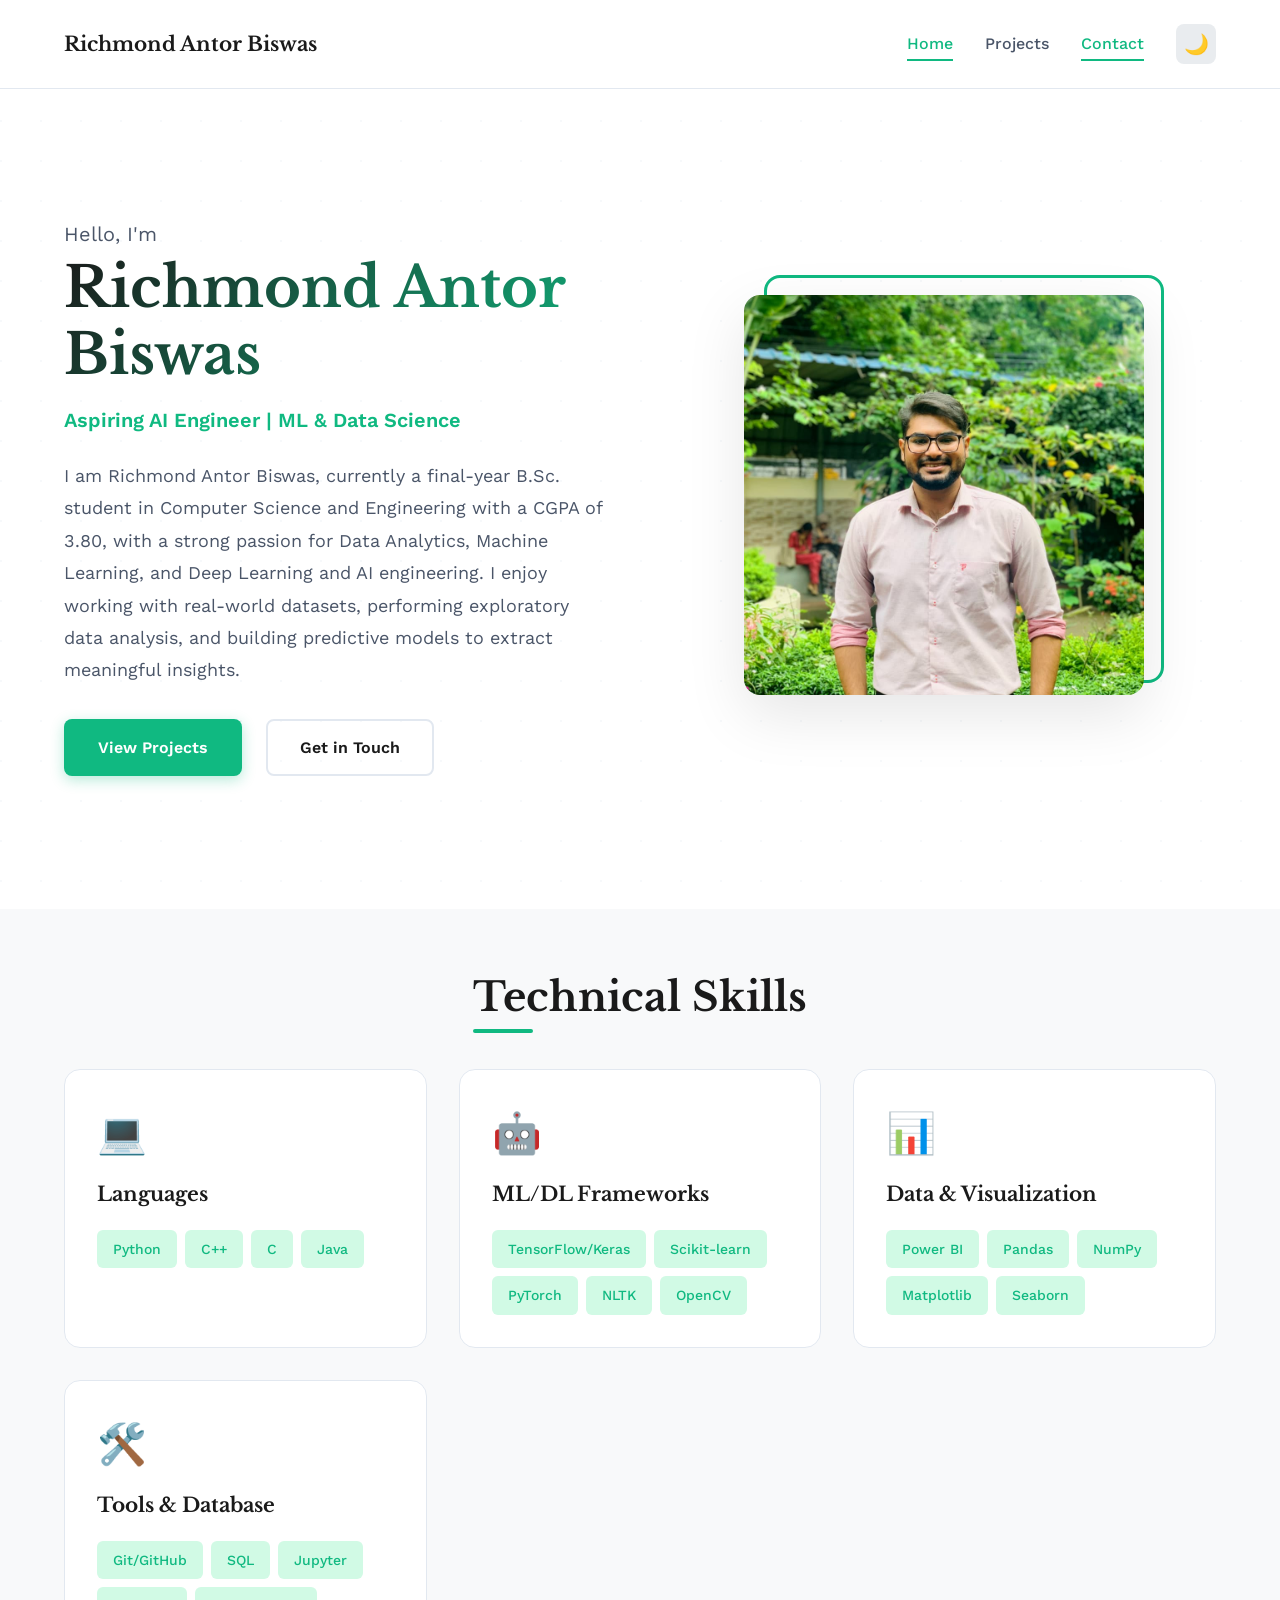
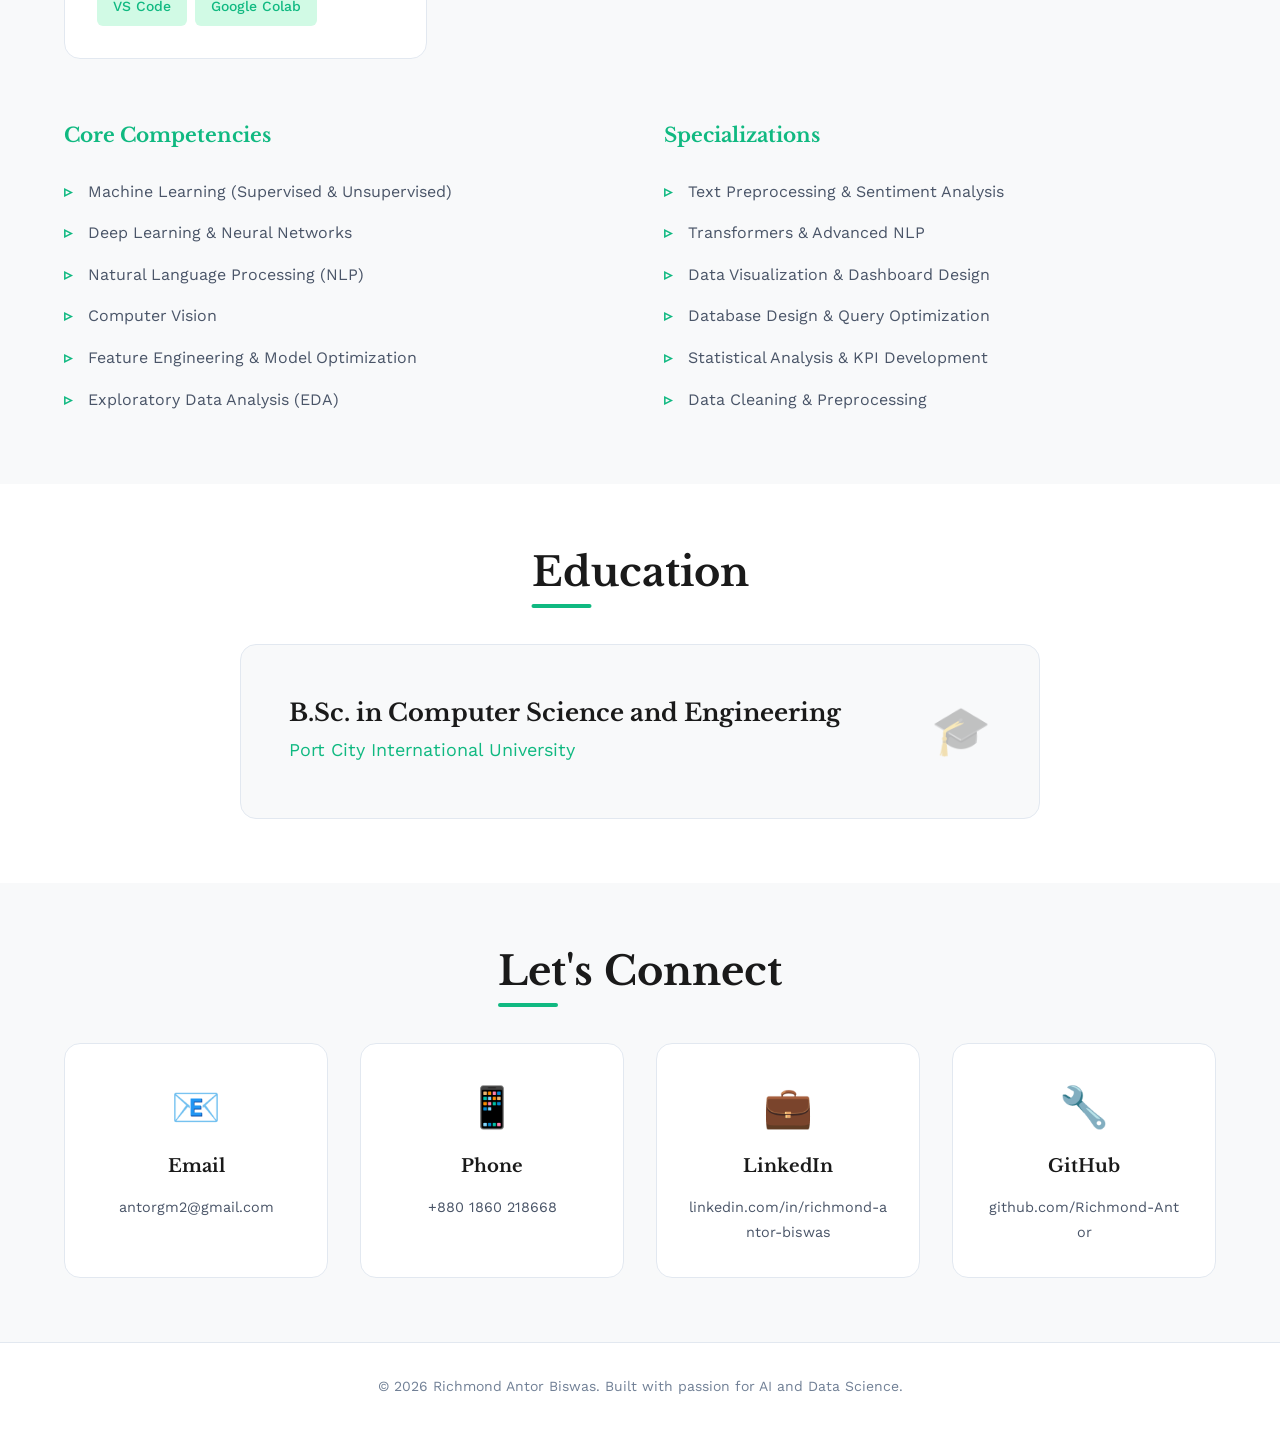
<file: index.html>
<!DOCTYPE html>
<html lang="en">
<head>
    <meta charset="UTF-8">
    <meta name="viewport" content="width=device-width, initial-scale=1.0">
    <meta name="description" content="Richmond Antor Biswas - Aspiring AI Engineer specializing in Machine Learning and Data Science">
    <title>Richmond Antor Biswas | ML & Data Science Portfolio</title>
    <link rel="stylesheet" href="css/styles.css">
    <link rel="preconnect" href="https://fonts.googleapis.com">
    <link rel="preconnect" href="https://fonts.gstatic.com" crossorigin>
    <link href="https://fonts.googleapis.com/css2?family=Libre+Baskerville:wght@400;700&family=Work+Sans:wght@300;400;500;600&display=swap" rel="stylesheet">
</head>
<body>
    <!-- Navigation -->
    <nav class="nav">
        <div class="container nav-container">
            <a href="index.html" class="nav-logo">Richmond Antor Biswas</a>
            <div class="nav-links">
                <a href="index.html" class="nav-link active">Home</a>
                <a href="projects.html" class="nav-link">Projects</a>
                <a href="#contact" class="nav-link">Contact</a>
                <button class="theme-toggle" id="themeToggle" aria-label="Toggle dark mode">
                    <span class="theme-icon">🌙</span>
                </button>
            </div>
        </div>
    </nav>

    <!-- Hero Section -->
    <section class="hero">
        <div class="container hero-container">
            <div class="hero-content">
                <div class="hero-text">
                    <h1 class="hero-title">
                        <span class="hero-greeting">Hello, I'm</span>
                        <span class="hero-name">Richmond Antor Biswas</span>
                    </h1>
                    <p class="hero-tagline">Aspiring AI Engineer | ML & Data Science</p>
                    <p class="hero-bio">
                        I am Richmond Antor Biswas, currently a final-year B.Sc. student in Computer Science and Engineering with a CGPA of 3.80, with a strong passion for Data Analytics, Machine Learning, and Deep Learning and AI engineering. I enjoy working with real-world datasets, performing exploratory data analysis, and building predictive models to extract meaningful insights.
                    </p>
                    <div class="hero-cta">
                        <a href="projects.html" class="btn btn-primary">View Projects</a>
                        <a href="#contact" class="btn btn-secondary">Get in Touch</a>
                    </div>
                </div>
                <div class="hero-image">
                    <div class="profile-card">
                        <img src="assets/images/profile.jpg" alt="Richmond Antor Biswas" class="profile-img">
                        <div class="profile-decorator"></div>
                    </div>
                </div>
            </div>
        </div>
    </section>

    <!-- Skills Overview -->
    <section class="skills-section">
        <div class="container">
            <h2 class="section-title">Technical Skills</h2>
            <div class="skills-grid">
                <div class="skill-category">
                    <div class="skill-icon">💻</div>
                    <h3 class="skill-category-title">Languages</h3>
                    <div class="skill-tags">
                        <span class="skill-tag">Python</span>
                        <span class="skill-tag">C++</span>
                        <span class="skill-tag">C</span>
                        <span class="skill-tag">Java</span>
                    </div>
                </div>

                <div class="skill-category">
                    <div class="skill-icon">🤖</div>
                    <h3 class="skill-category-title">ML/DL Frameworks</h3>
                    <div class="skill-tags">
                        <span class="skill-tag">TensorFlow/Keras</span>
                        <span class="skill-tag">Scikit-learn</span>
                        <span class="skill-tag">PyTorch</span>
                        <span class="skill-tag">NLTK</span>
                        <span class="skill-tag">OpenCV</span>
                    </div>
                </div>

                <div class="skill-category">
                    <div class="skill-icon">📊</div>
                    <h3 class="skill-category-title">Data & Visualization</h3>
                    <div class="skill-tags">
                        <span class="skill-tag">Power BI</span>
                        <span class="skill-tag">Pandas</span>
                        <span class="skill-tag">NumPy</span>
                        <span class="skill-tag">Matplotlib</span>
                        <span class="skill-tag">Seaborn</span>
                    </div>
                </div>

                <div class="skill-category">
                    <div class="skill-icon">🛠️</div>
                    <h3 class="skill-category-title">Tools & Database</h3>
                    <div class="skill-tags">
                        <span class="skill-tag">Git/GitHub</span>
                        <span class="skill-tag">SQL</span>
                        <span class="skill-tag">Jupyter</span>
                        <span class="skill-tag">VS Code</span>
                        <span class="skill-tag">Google Colab</span>
                    </div>
                </div>
            </div>

            <!-- Detailed Skills -->
            <div class="skills-detailed">
                <div class="skills-column">
                    <h4 class="skills-subtitle">Core Competencies</h4>
                    <ul class="skills-list">
                        <li>Machine Learning (Supervised & Unsupervised)</li>
                        <li>Deep Learning & Neural Networks</li>
                        <li>Natural Language Processing (NLP)</li>
                        <li>Computer Vision</li>
                        <li>Feature Engineering & Model Optimization</li>
                        <li>Exploratory Data Analysis (EDA)</li>
                    </ul>
                </div>
                <div class="skills-column">
                    <h4 class="skills-subtitle">Specializations</h4>
                    <ul class="skills-list">
                        <li>Text Preprocessing & Sentiment Analysis</li>
                        <li>Transformers & Advanced NLP</li>
                        <li>Data Visualization & Dashboard Design</li>
                        <li>Database Design & Query Optimization</li>
                        <li>Statistical Analysis & KPI Development</li>
                        <li>Data Cleaning & Preprocessing</li>
                    </ul>
                </div>
            </div>
        </div>
    </section>

    <!-- Education -->
    <section class="education-section">
        <div class="container">
            <h2 class="section-title">Education</h2>
            <div class="education-card">
                <div class="education-header">
                    <div>
                        <h3 class="education-degree">B.Sc. in Computer Science and Engineering</h3>
                        <p class="education-university">Port City International University</p>
                    </div>
                    <div class="education-icon">🎓</div>
                </div>
            </div>
        </div>
    </section>

    <!-- Contact Section -->
    <section class="contact-section" id="contact">
        <div class="container">
            <h2 class="section-title">Let's Connect</h2>
            <div class="contact-grid">
                <div class="contact-card">
                    <div class="contact-icon">📧</div>
                    <h3 class="contact-title">Email</h3>
                    <a href="mailto:antorgm2@gmail.com" class="contact-link" data-email="antorgm2@gmail.com">antorgm2@gmail.com</a>
                </div>
                <div class="contact-card">
                    <div class="contact-icon">📱</div>
                    <h3 class="contact-title">Phone</h3>
                    <a href="tel:+8801860218668" class="contact-link">+880 1860 218668</a>
                </div>
                <div class="contact-card">
                    <div class="contact-icon">💼</div>
                    <h3 class="contact-title">LinkedIn</h3>
                    <a href="https://linkedin.com/in/richmond-antor-biswas-3a5733287" target="_blank" class="contact-link">linkedin.com/in/richmond-antor-biswas</a>
                </div>
                <div class="contact-card">
                    <div class="contact-icon">🔧</div>
                    <h3 class="contact-title">GitHub</h3>
                    <a href="https://github.com/Richmond-Antor" target="_blank" class="contact-link">github.com/Richmond-Antor</a>
                </div>
            </div>
        </div>
    </section>

    <!-- Footer -->
    <footer class="footer">
        <div class="container">
            <p class="footer-text">© 2026 Richmond Antor Biswas. Built with passion for AI and Data Science.</p>
        </div>
    </footer>

    <script src="js/script.js"></script>
</body>
</html>
</file>
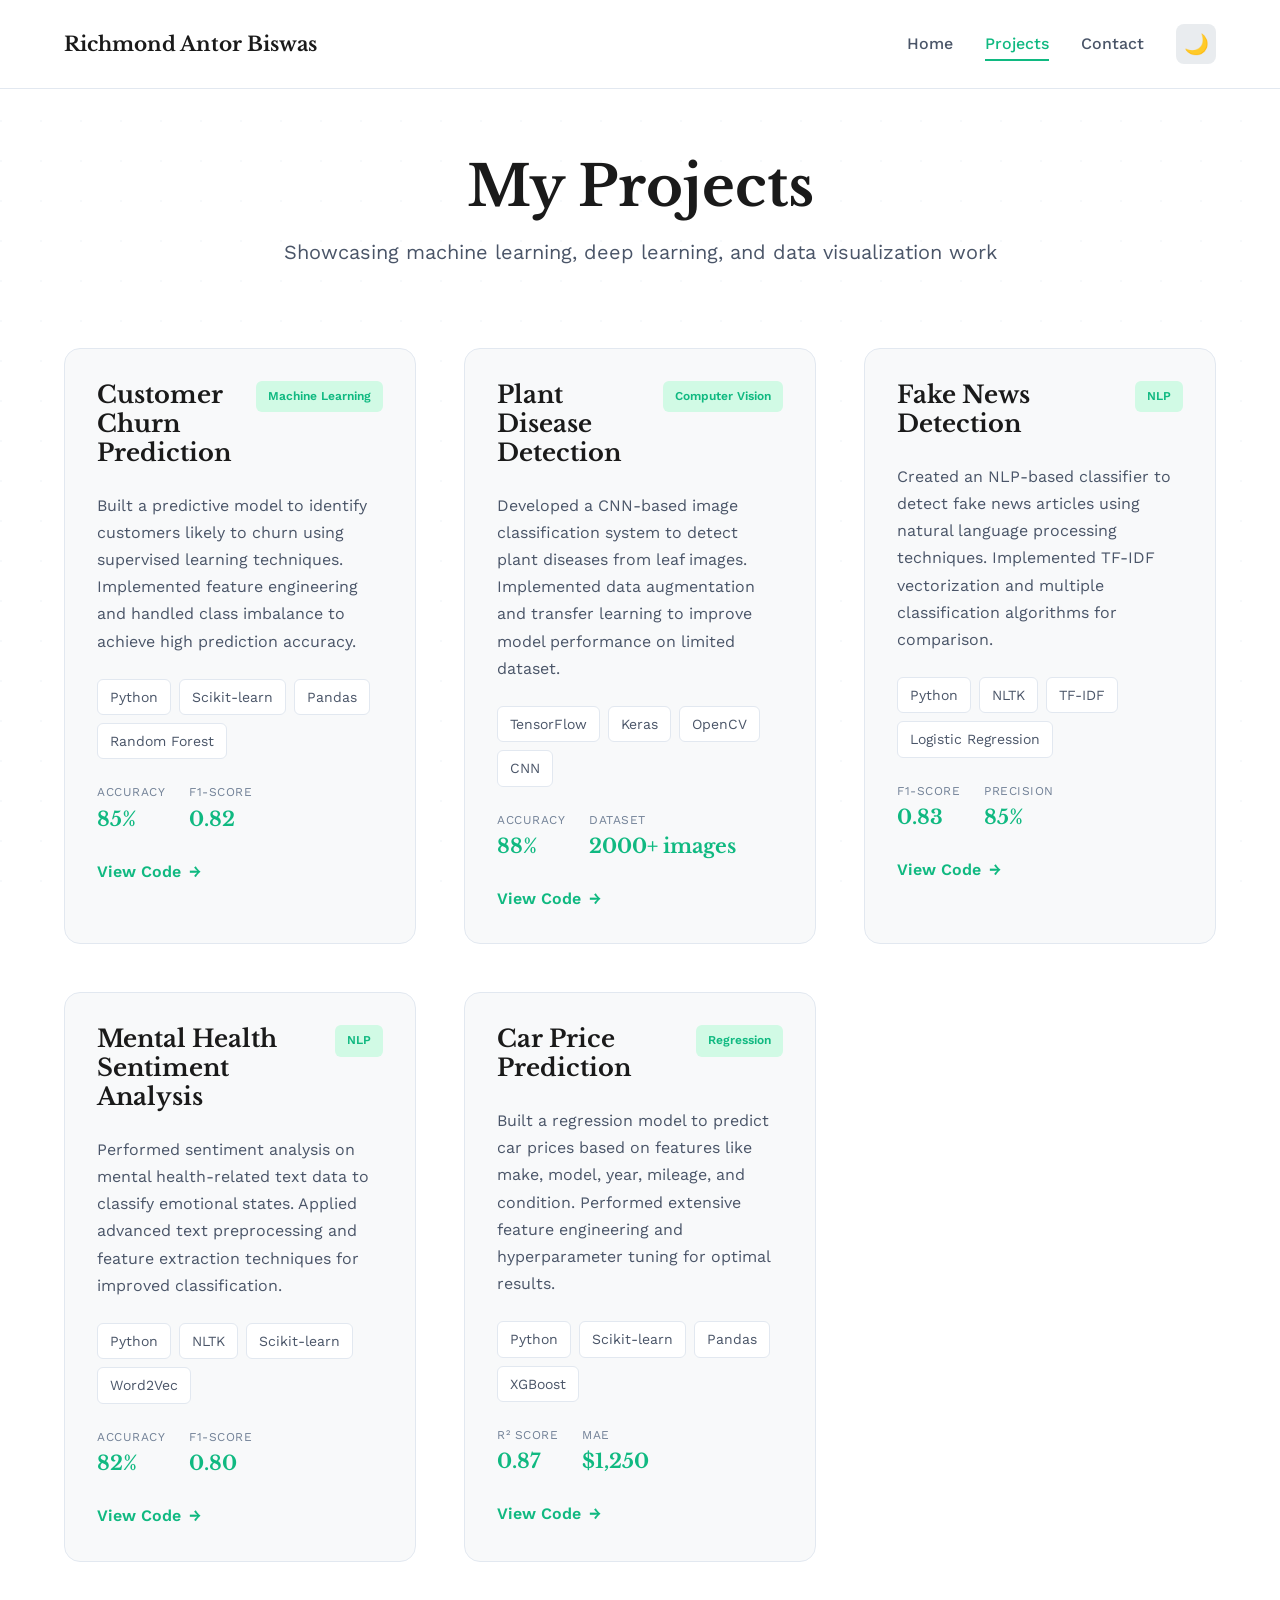
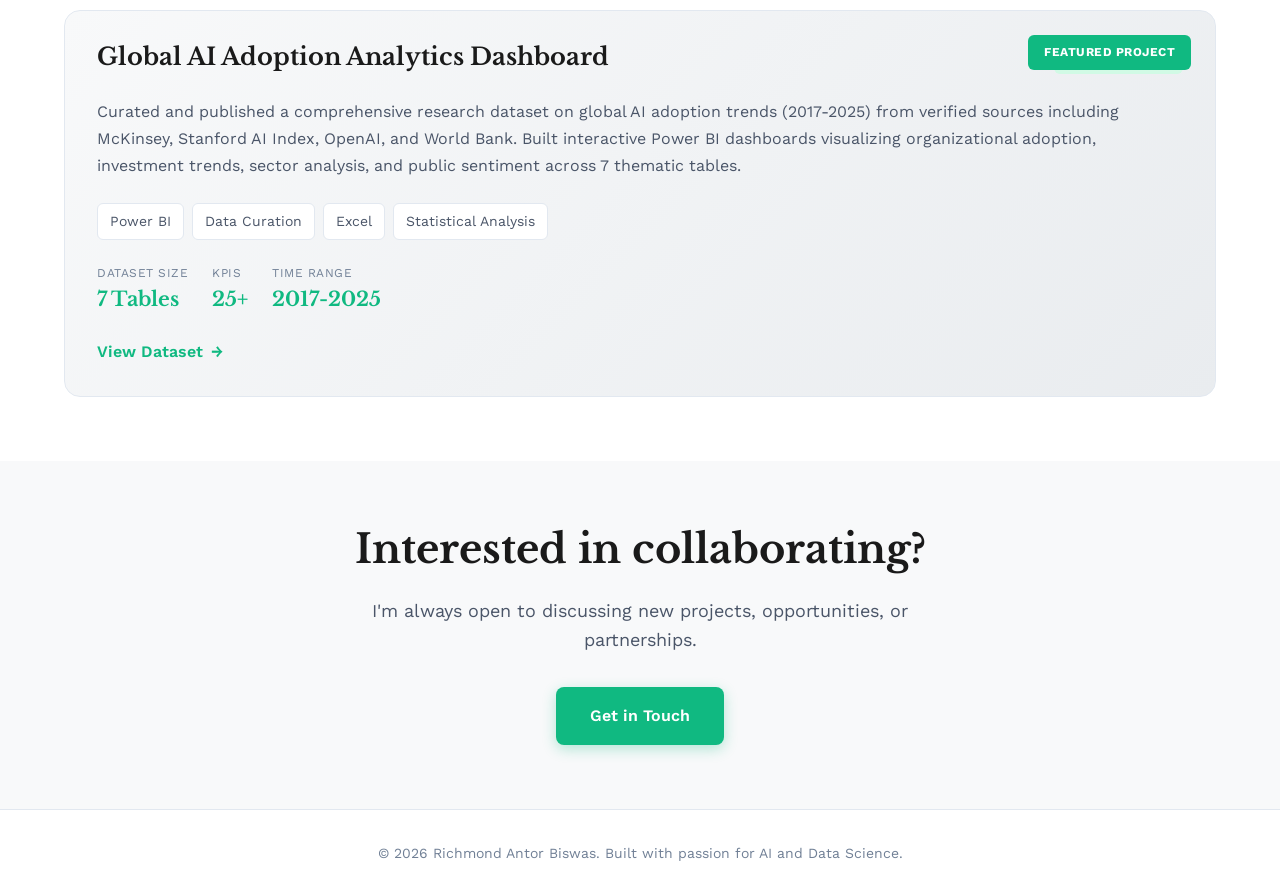
<file: projects.html>
<!DOCTYPE html>
<html lang="en">
<head>
    <meta charset="UTF-8">
    <meta name="viewport" content="width=device-width, initial-scale=1.0">
    <meta name="description" content="Richmond Antor Biswas - Machine Learning & Data Science Projects">
    <title>Projects | Richmond Antor Biswas</title>
    <link rel="stylesheet" href="css/styles.css">
    <link rel="preconnect" href="https://fonts.googleapis.com">
    <link rel="preconnect" href="https://fonts.gstatic.com" crossorigin>
    <link href="https://fonts.googleapis.com/css2?family=Libre+Baskerville:wght@400;700&family=Work+Sans:wght@300;400;500;600&display=swap" rel="stylesheet">
</head>
<body>
    <!-- Navigation -->
    <nav class="nav">
        <div class="container nav-container">
            <a href="index.html" class="nav-logo">Richmond Antor Biswas</a>
            <div class="nav-links">
                <a href="index.html" class="nav-link">Home</a>
                <a href="projects.html" class="nav-link active">Projects</a>
                <a href="index.html#contact" class="nav-link">Contact</a>
                <button class="theme-toggle" id="themeToggle" aria-label="Toggle dark mode">
                    <span class="theme-icon">🌙</span>
                </button>
            </div>
        </div>
    </nav>

    <!-- Projects Hero -->
    <section class="projects-hero">
        <div class="container">
            <h1 class="page-title">My Projects</h1>
            <p class="page-subtitle">Showcasing machine learning, deep learning, and data visualization work</p>
        </div>
    </section>

    <!-- Projects Grid -->
    <section class="projects-section">
        <div class="container">
            <div class="projects-grid">
                
                <!-- Project 1: Customer Churn Prediction -->
                <article class="project-card">
                    <div class="project-header">
                        <h3 class="project-title">Customer Churn Prediction</h3>
                        <span class="project-category">Machine Learning</span>
                    </div>
                    <p class="project-description">
                        Built a predictive model to identify customers likely to churn using supervised learning techniques. Implemented feature engineering and handled class imbalance to achieve high prediction accuracy.
                    </p>
                    <div class="project-tech">
                        <span class="tech-tag">Python</span>
                        <span class="tech-tag">Scikit-learn</span>
                        <span class="tech-tag">Pandas</span>
                        <span class="tech-tag">Random Forest</span>
                    </div>
                    <div class="project-metrics">
                        <div class="metric">
                            <span class="metric-label">Accuracy</span>
                            <span class="metric-value">85%</span>
                        </div>
                        <div class="metric">
                            <span class="metric-label">F1-Score</span>
                            <span class="metric-value">0.82</span>
                        </div>
                    </div>
                    <div class="project-links">
                        <a href="#" class="project-link" target="_blank">
                            <span>View Code</span>
                            <span class="link-icon">→</span>
                        </a>
                    </div>
                </article>

                <!-- Project 2: Plant Disease Detection -->
                <article class="project-card">
                    <div class="project-header">
                        <h3 class="project-title">Plant Disease Detection</h3>
                        <span class="project-category">Computer Vision</span>
                    </div>
                    <p class="project-description">
                        Developed a CNN-based image classification system to detect plant diseases from leaf images. Implemented data augmentation and transfer learning to improve model performance on limited dataset.
                    </p>
                    <div class="project-tech">
                        <span class="tech-tag">TensorFlow</span>
                        <span class="tech-tag">Keras</span>
                        <span class="tech-tag">OpenCV</span>
                        <span class="tech-tag">CNN</span>
                    </div>
                    <div class="project-metrics">
                        <div class="metric">
                            <span class="metric-label">Accuracy</span>
                            <span class="metric-value">88%</span>
                        </div>
                        <div class="metric">
                            <span class="metric-label">Dataset</span>
                            <span class="metric-value">2000+ images</span>
                        </div>
                    </div>
                    <div class="project-links">
                        <a href="#" class="project-link" target="_blank">
                            <span>View Code</span>
                            <span class="link-icon">→</span>
                        </a>
                    </div>
                </article>

                <!-- Project 3: Fake News Detection -->
                <article class="project-card">
                    <div class="project-header">
                        <h3 class="project-title">Fake News Detection</h3>
                        <span class="project-category">NLP</span>
                    </div>
                    <p class="project-description">
                        Created an NLP-based classifier to detect fake news articles using natural language processing techniques. Implemented TF-IDF vectorization and multiple classification algorithms for comparison.
                    </p>
                    <div class="project-tech">
                        <span class="tech-tag">Python</span>
                        <span class="tech-tag">NLTK</span>
                        <span class="tech-tag">TF-IDF</span>
                        <span class="tech-tag">Logistic Regression</span>
                    </div>
                    <div class="project-metrics">
                        <div class="metric">
                            <span class="metric-label">F1-Score</span>
                            <span class="metric-value">0.83</span>
                        </div>
                        <div class="metric">
                            <span class="metric-label">Precision</span>
                            <span class="metric-value">85%</span>
                        </div>
                    </div>
                    <div class="project-links">
                        <a href="#" class="project-link" target="_blank">
                            <span>View Code</span>
                            <span class="link-icon">→</span>
                        </a>
                    </div>
                </article>

                <!-- Project 4: Mental Health Sentiment Analysis -->
                <article class="project-card">
                    <div class="project-header">
                        <h3 class="project-title">Mental Health Sentiment Analysis</h3>
                        <span class="project-category">NLP</span>
                    </div>
                    <p class="project-description">
                        Performed sentiment analysis on mental health-related text data to classify emotional states. Applied advanced text preprocessing and feature extraction techniques for improved classification.
                    </p>
                    <div class="project-tech">
                        <span class="tech-tag">Python</span>
                        <span class="tech-tag">NLTK</span>
                        <span class="tech-tag">Scikit-learn</span>
                        <span class="tech-tag">Word2Vec</span>
                    </div>
                    <div class="project-metrics">
                        <div class="metric">
                            <span class="metric-label">Accuracy</span>
                            <span class="metric-value">82%</span>
                        </div>
                        <div class="metric">
                            <span class="metric-label">F1-Score</span>
                            <span class="metric-value">0.80</span>
                        </div>
                    </div>
                    <div class="project-links">
                        <a href="#" class="project-link" target="_blank">
                            <span>View Code</span>
                            <span class="link-icon">→</span>
                        </a>
                    </div>
                </article>

                <!-- Project 5: Car Price Prediction -->
                <article class="project-card">
                    <div class="project-header">
                        <h3 class="project-title">Car Price Prediction</h3>
                        <span class="project-category">Regression</span>
                    </div>
                    <p class="project-description">
                        Built a regression model to predict car prices based on features like make, model, year, mileage, and condition. Performed extensive feature engineering and hyperparameter tuning for optimal results.
                    </p>
                    <div class="project-tech">
                        <span class="tech-tag">Python</span>
                        <span class="tech-tag">Scikit-learn</span>
                        <span class="tech-tag">Pandas</span>
                        <span class="tech-tag">XGBoost</span>
                    </div>
                    <div class="project-metrics">
                        <div class="metric">
                            <span class="metric-label">R² Score</span>
                            <span class="metric-value">0.87</span>
                        </div>
                        <div class="metric">
                            <span class="metric-label">MAE</span>
                            <span class="metric-value">$1,250</span>
                        </div>
                    </div>
                    <div class="project-links">
                        <a href="#" class="project-link" target="_blank">
                            <span>View Code</span>
                            <span class="link-icon">→</span>
                        </a>
                    </div>
                </article>

                <!-- Project 6: AI Adoption Analytics Dashboard -->
                <article class="project-card project-featured">
                    <div class="project-header">
                        <h3 class="project-title">Global AI Adoption Analytics Dashboard</h3>
                        <span class="project-category">Data Visualization</span>
                    </div>
                    <p class="project-description">
                        Curated and published a comprehensive research dataset on global AI adoption trends (2017-2025) from verified sources including McKinsey, Stanford AI Index, OpenAI, and World Bank. Built interactive Power BI dashboards visualizing organizational adoption, investment trends, sector analysis, and public sentiment across 7 thematic tables.
                    </p>
                    <div class="project-tech">
                        <span class="tech-tag">Power BI</span>
                        <span class="tech-tag">Data Curation</span>
                        <span class="tech-tag">Excel</span>
                        <span class="tech-tag">Statistical Analysis</span>
                    </div>
                    <div class="project-metrics">
                        <div class="metric">
                            <span class="metric-label">Dataset Size</span>
                            <span class="metric-value">7 Tables</span>
                        </div>
                        <div class="metric">
                            <span class="metric-label">KPIs</span>
                            <span class="metric-value">25+</span>
                        </div>
                        <div class="metric">
                            <span class="metric-label">Time Range</span>
                            <span class="metric-value">2017-2025</span>
                        </div>
                    </div>
                    <div class="project-links">
                        <a href="https://data.mendeley.com/datasets/dnm5jxgn2m/3" class="project-link" target="_blank">
                            <span>View Dataset</span>
                            <span class="link-icon">→</span>
                        </a>
                    </div>
                    <div class="project-badge">Featured Project</div>
                </article>

            </div>
        </div>
    </section>

    <!-- CTA Section -->
    <section class="cta-section">
        <div class="container">
            <div class="cta-content">
                <h2 class="cta-title">Interested in collaborating?</h2>
                <p class="cta-text">I'm always open to discussing new projects, opportunities, or partnerships.</p>
                <a href="index.html#contact" class="btn btn-primary">Get in Touch</a>
            </div>
        </div>
    </section>

    <!-- Footer -->
    <footer class="footer">
        <div class="container">
            <p class="footer-text">© 2026 Richmond Antor Biswas. Built with passion for AI and Data Science.</p>
        </div>
    </footer>

    <script src="js/script.js"></script>
</body>
</html>
</file>
<file: css/styles.css>
/* ===================================
   CSS Variables & Root Styles
   =================================== */

:root {
    /* Light Mode Colors */
    --color-bg-primary: #ffffff;
    --color-bg-secondary: #f8f9fa;
    --color-bg-tertiary: #e9ecef;
    --color-text-primary: #1a1a1a;
    --color-text-secondary: #4a5568;
    --color-text-tertiary: #718096;
    --color-accent: #10b981;
    --color-accent-hover: #059669;
    --color-accent-light: #d1fae5;
    --color-border: #e2e8f0;
    --color-shadow: rgba(0, 0, 0, 0.1);
    
    /* Typography */
    --font-display: 'Libre Baskerville', serif;
    --font-body: 'Work Sans', sans-serif;
    
    /* Spacing */
    --spacing-xs: 0.5rem;
    --spacing-sm: 1rem;
    --spacing-md: 1.5rem;
    --spacing-lg: 2rem;
    --spacing-xl: 3rem;
    --spacing-2xl: 4rem;
    
    /* Border Radius */
    --radius-sm: 0.375rem;
    --radius-md: 0.5rem;
    --radius-lg: 1rem;
    
    /* Transitions */
    --transition-fast: 150ms ease;
    --transition-base: 250ms ease;
    --transition-slow: 350ms ease;
}

[data-theme="dark"] {
    --color-bg-primary: #0f172a;
    --color-bg-secondary: #1e293b;
    --color-bg-tertiary: #334155;
    --color-text-primary: #f1f5f9;
    --color-text-secondary: #cbd5e1;
    --color-text-tertiary: #94a3b8;
    --color-accent: #10b981;
    --color-accent-hover: #34d399;
    --color-accent-light: #064e3b;
    --color-border: #334155;
    --color-shadow: rgba(0, 0, 0, 0.3);
}

/* ===================================
   Base Styles
   =================================== */

* {
    margin: 0;
    padding: 0;
    box-sizing: border-box;
}

html {
    scroll-behavior: smooth;
}

body {
    font-family: var(--font-body);
    color: var(--color-text-primary);
    background-color: var(--color-bg-primary);
    line-height: 1.6;
    transition: background-color var(--transition-base), color var(--transition-base);
    position: relative;
}

/* Subtle background pattern */
body::before {
    content: '';
    position: fixed;
    top: 0;
    left: 0;
    width: 100%;
    height: 100%;
    background-image: 
        radial-gradient(circle at 1px 1px, var(--color-border) 1px, transparent 1px);
    background-size: 40px 40px;
    opacity: 0.3;
    pointer-events: none;
    z-index: -1;
}

.container {
    max-width: 1200px;
    margin: 0 auto;
    padding: 0 var(--spacing-md);
}

/* ===================================
   Typography
   =================================== */

h1, h2, h3, h4, h5, h6 {
    font-family: var(--font-display);
    font-weight: 700;
    line-height: 1.2;
    color: var(--color-text-primary);
}

h1 {
    font-size: clamp(2rem, 5vw, 3.5rem);
}

h2 {
    font-size: clamp(1.75rem, 4vw, 2.5rem);
}

h3 {
    font-size: clamp(1.25rem, 3vw, 1.75rem);
}

p {
    font-size: 1rem;
    color: var(--color-text-secondary);
}

a {
    color: var(--color-accent);
    text-decoration: none;
    transition: color var(--transition-fast);
}

a:hover {
    color: var(--color-accent-hover);
}

/* ===================================
   Navigation
   =================================== */

.nav {
    position: sticky;
    top: 0;
    background-color: var(--color-bg-primary);
    border-bottom: 1px solid var(--color-border);
    padding: var(--spacing-md) 0;
    z-index: 1000;
    backdrop-filter: blur(10px);
    background-color: rgba(255, 255, 255, 0.9);
    transition: all var(--transition-base);
}

[data-theme="dark"] .nav {
    background-color: rgba(15, 23, 42, 0.9);
}

.nav-container {
    display: flex;
    justify-content: space-between;
    align-items: center;
}

.nav-logo {
    font-family: var(--font-display);
    font-size: 1.25rem;
    font-weight: 700;
    color: var(--color-text-primary);
    transition: color var(--transition-fast);
}

.nav-logo:hover {
    color: var(--color-accent);
}

.nav-links {
    display: flex;
    align-items: center;
    gap: var(--spacing-lg);
}

.nav-link {
    font-weight: 500;
    color: var(--color-text-secondary);
    position: relative;
    transition: color var(--transition-fast);
}

.nav-link::after {
    content: '';
    position: absolute;
    bottom: -4px;
    left: 0;
    width: 0;
    height: 2px;
    background-color: var(--color-accent);
    transition: width var(--transition-base);
}

.nav-link:hover,
.nav-link.active {
    color: var(--color-accent);
}

.nav-link:hover::after,
.nav-link.active::after {
    width: 100%;
}

.theme-toggle {
    background: var(--color-bg-tertiary);
    border: none;
    border-radius: var(--radius-md);
    width: 2.5rem;
    height: 2.5rem;
    display: flex;
    align-items: center;
    justify-content: center;
    cursor: pointer;
    transition: all var(--transition-base);
    font-size: 1.25rem;
}

.theme-toggle:hover {
    background-color: var(--color-accent-light);
    transform: scale(1.05);
}

/* ===================================
   Hero Section
   =================================== */

.hero {
    padding: var(--spacing-2xl) 0;
    min-height: calc(100vh - 80px);
    display: flex;
    align-items: center;
}

.hero-container {
    animation: fadeInUp 0.8s ease;
}

.hero-content {
    display: grid;
    grid-template-columns: 1fr 1fr;
    gap: var(--spacing-2xl);
    align-items: center;
}

.hero-greeting {
    display: block;
    font-size: 1.25rem;
    font-family: var(--font-body);
    font-weight: 400;
    color: var(--color-text-secondary);
    margin-bottom: var(--spacing-xs);
}

.hero-name {
    display: block;
    background: linear-gradient(135deg, var(--color-text-primary) 0%, var(--color-accent) 100%);
    -webkit-background-clip: text;
    -webkit-text-fill-color: transparent;
    background-clip: text;
    margin-bottom: var(--spacing-sm);
}

.hero-tagline {
    font-size: 1.25rem;
    font-weight: 600;
    color: var(--color-accent);
    margin-bottom: var(--spacing-md);
}

.hero-bio {
    font-size: 1.125rem;
    line-height: 1.8;
    margin-bottom: var(--spacing-lg);
    color: var(--color-text-secondary);
}

.hero-cta {
    display: flex;
    gap: var(--spacing-md);
    flex-wrap: wrap;
}

.hero-image {
    position: relative;
    display: flex;
    justify-content: center;
    align-items: center;
}

.profile-card {
    position: relative;
    width: 100%;
    max-width: 400px;
    aspect-ratio: 1;
}

.profile-img {
    width: 100%;
    height: 100%;
    object-fit: cover;
    border-radius: var(--radius-lg);
    box-shadow: 0 20px 60px var(--color-shadow);
    position: relative;
    z-index: 2;
    transition: transform var(--transition-slow);
}

.profile-img:hover {
    transform: scale(1.02) translateY(-5px);
}

.profile-decorator {
    position: absolute;
    top: -20px;
    right: -20px;
    width: 100%;
    height: 100%;
    border: 3px solid var(--color-accent);
    border-radius: var(--radius-lg);
    z-index: 1;
    transition: transform var(--transition-slow);
}

.profile-card:hover .profile-decorator {
    transform: translate(10px, 10px);
}

/* ===================================
   Buttons
   =================================== */

.btn {
    display: inline-block;
    padding: 0.875rem 2rem;
    border-radius: var(--radius-md);
    font-weight: 600;
    font-size: 1rem;
    transition: all var(--transition-base);
    cursor: pointer;
    border: 2px solid transparent;
}

.btn-primary {
    background-color: var(--color-accent);
    color: white;
    box-shadow: 0 4px 14px rgba(16, 185, 129, 0.3);
}

.btn-primary:hover {
    background-color: var(--color-accent-hover);
    transform: translateY(-2px);
    box-shadow: 0 6px 20px rgba(16, 185, 129, 0.4);
    color: white;
}

.btn-secondary {
    background-color: transparent;
    color: var(--color-text-primary);
    border-color: var(--color-border);
}

.btn-secondary:hover {
    border-color: var(--color-accent);
    color: var(--color-accent);
    transform: translateY(-2px);
}

/* ===================================
   Section Styles
   =================================== */

.section-title {
    text-align: center;
    margin-bottom: var(--spacing-xl);
    position: relative;
    display: inline-block;
    left: 50%;
    transform: translateX(-50%);
}

.section-title::after {
    content: '';
    position: absolute;
    bottom: -12px;
    left: 0;
    width: 60px;
    height: 4px;
    background-color: var(--color-accent);
    border-radius: 2px;
}

/* ===================================
   Skills Section
   =================================== */

.skills-section {
    padding: var(--spacing-2xl) 0;
    background-color: var(--color-bg-secondary);
}

.skills-grid {
    display: grid;
    grid-template-columns: repeat(auto-fit, minmax(280px, 1fr));
    gap: var(--spacing-lg);
    margin-bottom: var(--spacing-2xl);
}

.skill-category {
    background-color: var(--color-bg-primary);
    padding: var(--spacing-lg);
    border-radius: var(--radius-lg);
    border: 1px solid var(--color-border);
    transition: all var(--transition-base);
}

.skill-category:hover {
    transform: translateY(-5px);
    box-shadow: 0 10px 30px var(--color-shadow);
    border-color: var(--color-accent);
}

.skill-icon {
    font-size: 2.5rem;
    margin-bottom: var(--spacing-sm);
}

.skill-category-title {
    font-size: 1.25rem;
    margin-bottom: var(--spacing-md);
    color: var(--color-text-primary);
}

.skill-tags {
    display: flex;
    flex-wrap: wrap;
    gap: var(--spacing-xs);
}

.skill-tag {
    background-color: var(--color-accent-light);
    color: var(--color-accent);
    padding: 0.5rem 1rem;
    border-radius: var(--radius-sm);
    font-size: 0.875rem;
    font-weight: 500;
    transition: all var(--transition-fast);
}

[data-theme="dark"] .skill-tag {
    color: var(--color-accent-hover);
}

.skill-tag:hover {
    background-color: var(--color-accent);
    color: white;
}

.skills-detailed {
    display: grid;
    grid-template-columns: repeat(auto-fit, minmax(300px, 1fr));
    gap: var(--spacing-xl);
    margin-top: var(--spacing-xl);
}

.skills-subtitle {
    font-size: 1.25rem;
    margin-bottom: var(--spacing-md);
    color: var(--color-accent);
}

.skills-list {
    list-style: none;
}

.skills-list li {
    padding: var(--spacing-xs) 0;
    padding-left: 1.5rem;
    position: relative;
    color: var(--color-text-secondary);
}

.skills-list li::before {
    content: '▹';
    position: absolute;
    left: 0;
    color: var(--color-accent);
    font-weight: bold;
}

/* ===================================
   Education Section
   =================================== */

.education-section {
    padding: var(--spacing-2xl) 0;
}

.education-card {
    background-color: var(--color-bg-secondary);
    padding: var(--spacing-xl);
    border-radius: var(--radius-lg);
    border: 1px solid var(--color-border);
    max-width: 800px;
    margin: 0 auto;
}

.education-header {
    display: flex;
    justify-content: space-between;
    align-items: center;
}

.education-degree {
    font-size: 1.5rem;
    margin-bottom: var(--spacing-xs);
    color: var(--color-text-primary);
}

.education-university {
    font-size: 1.125rem;
    color: var(--color-accent);
}

.education-icon {
    font-size: 3rem;
    opacity: 0.3;
}

/* ===================================
   Contact Section
   =================================== */

.contact-section {
    padding: var(--spacing-2xl) 0;
    background-color: var(--color-bg-secondary);
}

.contact-grid {
    display: grid;
    grid-template-columns: repeat(auto-fit, minmax(250px, 1fr));
    gap: var(--spacing-lg);
}

.contact-card {
    background-color: var(--color-bg-primary);
    padding: var(--spacing-lg);
    border-radius: var(--radius-lg);
    border: 1px solid var(--color-border);
    text-align: center;
    transition: all var(--transition-base);
}

.contact-card:hover {
    transform: translateY(-5px);
    box-shadow: 0 10px 30px var(--color-shadow);
    border-color: var(--color-accent);
}

.contact-icon {
    font-size: 2.5rem;
    margin-bottom: var(--spacing-sm);
}

.contact-title {
    font-size: 1.125rem;
    margin-bottom: var(--spacing-sm);
    color: var(--color-text-primary);
}

.contact-link {
    color: var(--color-text-secondary);
    font-size: 0.9rem;
    word-break: break-all;
    transition: color var(--transition-fast);
}

.contact-link:hover {
    color: var(--color-accent);
}

/* ===================================
   Projects Page
   =================================== */

.projects-hero {
    padding: var(--spacing-2xl) 0 var(--spacing-lg) 0;
    text-align: center;
}

.page-title {
    margin-bottom: var(--spacing-sm);
}

.page-subtitle {
    font-size: 1.25rem;
    color: var(--color-text-secondary);
}

.projects-section {
    padding: var(--spacing-xl) 0 var(--spacing-2xl) 0;
}

.projects-grid {
    display: grid;
    grid-template-columns: repeat(auto-fill, minmax(350px, 1fr));
    gap: var(--spacing-xl);
}

.project-card {
    background-color: var(--color-bg-secondary);
    border: 1px solid var(--color-border);
    border-radius: var(--radius-lg);
    padding: var(--spacing-lg);
    transition: all var(--transition-base);
    position: relative;
    overflow: hidden;
}

.project-card:hover {
    transform: translateY(-8px);
    box-shadow: 0 12px 40px var(--color-shadow);
    border-color: var(--color-accent);
}

.project-featured {
    grid-column: 1 / -1;
    background: linear-gradient(135deg, var(--color-bg-secondary) 0%, var(--color-bg-tertiary) 100%);
}

.project-header {
    display: flex;
    justify-content: space-between;
    align-items: flex-start;
    margin-bottom: var(--spacing-md);
    gap: var(--spacing-sm);
}

.project-title {
    font-size: 1.5rem;
    color: var(--color-text-primary);
    flex: 1;
}

.project-category {
    background-color: var(--color-accent-light);
    color: var(--color-accent);
    padding: 0.375rem 0.75rem;
    border-radius: var(--radius-sm);
    font-size: 0.75rem;
    font-weight: 600;
    white-space: nowrap;
}

[data-theme="dark"] .project-category {
    color: var(--color-accent-hover);
}

.project-description {
    color: var(--color-text-secondary);
    margin-bottom: var(--spacing-md);
    line-height: 1.7;
}

.project-tech {
    display: flex;
    flex-wrap: wrap;
    gap: var(--spacing-xs);
    margin-bottom: var(--spacing-md);
}

.tech-tag {
    background-color: var(--color-bg-primary);
    color: var(--color-text-secondary);
    padding: 0.375rem 0.75rem;
    border-radius: var(--radius-sm);
    font-size: 0.875rem;
    border: 1px solid var(--color-border);
}

.project-metrics {
    display: flex;
    gap: var(--spacing-md);
    margin-bottom: var(--spacing-md);
    flex-wrap: wrap;
}

.metric {
    display: flex;
    flex-direction: column;
}

.metric-label {
    font-size: 0.75rem;
    color: var(--color-text-tertiary);
    text-transform: uppercase;
    letter-spacing: 0.5px;
}

.metric-value {
    font-size: 1.25rem;
    font-weight: 700;
    color: var(--color-accent);
    font-family: var(--font-display);
}

.project-links {
    display: flex;
    gap: var(--spacing-sm);
}

.project-link {
    display: inline-flex;
    align-items: center;
    gap: 0.5rem;
    color: var(--color-accent);
    font-weight: 600;
    transition: all var(--transition-fast);
}

.project-link:hover {
    gap: 0.75rem;
}

.link-icon {
    transition: transform var(--transition-fast);
}

.project-link:hover .link-icon {
    transform: translateX(4px);
}

.project-badge {
    position: absolute;
    top: var(--spacing-md);
    right: var(--spacing-md);
    background-color: var(--color-accent);
    color: white;
    padding: 0.5rem 1rem;
    border-radius: var(--radius-sm);
    font-size: 0.75rem;
    font-weight: 700;
    text-transform: uppercase;
    letter-spacing: 0.5px;
}

/* ===================================
   CTA Section
   =================================== */

.cta-section {
    padding: var(--spacing-2xl) 0;
    background-color: var(--color-bg-secondary);
}

.cta-content {
    text-align: center;
    max-width: 600px;
    margin: 0 auto;
}

.cta-title {
    margin-bottom: var(--spacing-md);
}

.cta-text {
    font-size: 1.125rem;
    color: var(--color-text-secondary);
    margin-bottom: var(--spacing-lg);
}

/* ===================================
   Footer
   =================================== */

.footer {
    background-color: var(--color-bg-primary);
    border-top: 1px solid var(--color-border);
    padding: var(--spacing-lg) 0;
    text-align: center;
}

.footer-text {
    color: var(--color-text-tertiary);
    font-size: 0.875rem;
}

/* ===================================
   Animations
   =================================== */

@keyframes fadeInUp {
    from {
        opacity: 0;
        transform: translateY(30px);
    }
    to {
        opacity: 1;
        transform: translateY(0);
    }
}

/* ===================================
   Responsive Design
   =================================== */

@media (max-width: 768px) {
    .hero-content {
        grid-template-columns: 1fr;
        gap: var(--spacing-xl);
    }
    
    .hero-image {
        order: -1;
    }
    
    .profile-card {
        max-width: 300px;
    }
    
    .nav-links {
        gap: var(--spacing-md);
    }
    
    .nav-link {
        font-size: 0.9rem;
    }
    
    .hero-cta {
        flex-direction: column;
        align-items: stretch;
    }
    
    .btn {
        text-align: center;
    }
    
    .projects-grid {
        grid-template-columns: 1fr;
    }
    
    .project-featured {
        grid-column: 1;
    }
    
    .skills-grid {
        grid-template-columns: 1fr;
    }
    
    .education-header {
        flex-direction: column;
        align-items: flex-start;
        gap: var(--spacing-md);
    }
}

@media (max-width: 480px) {
    .nav-logo {
        font-size: 1rem;
    }
    
    .hero {
        padding: var(--spacing-xl) 0;
    }
    
    .section-title {
        font-size: 1.75rem;
    }
    
    .contact-grid {
        grid-template-columns: 1fr;
    }
}
</file>
